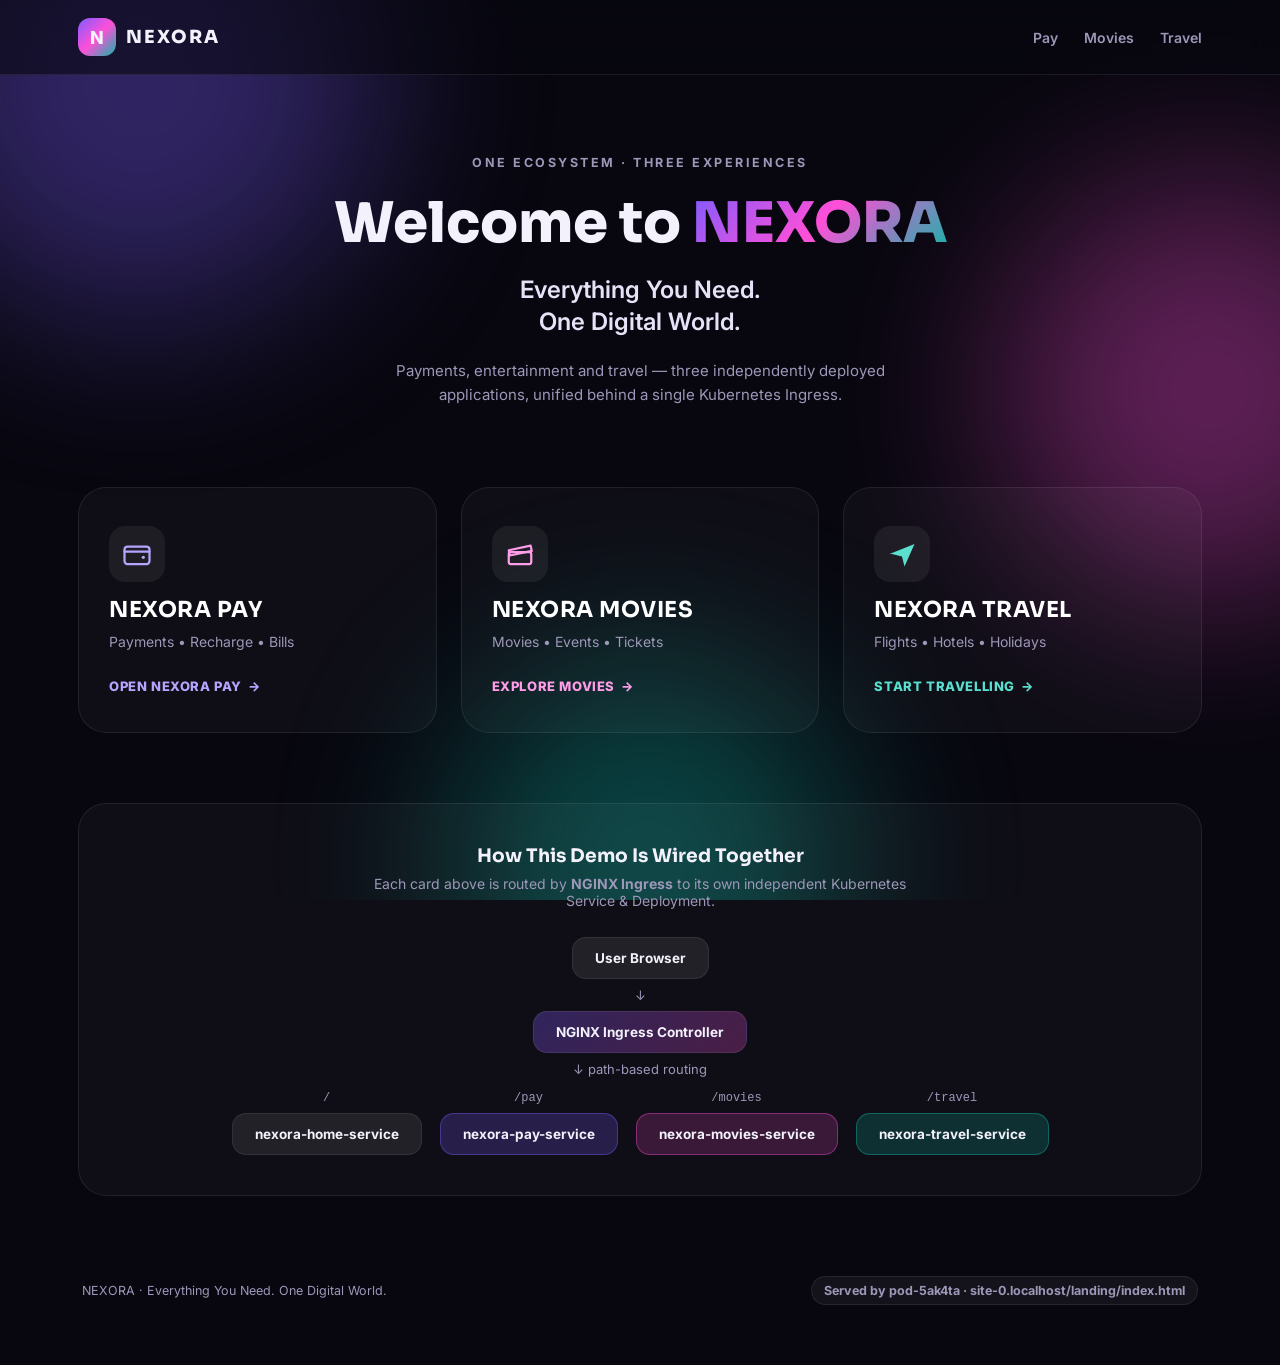
<file: landing/index.html>
<!DOCTYPE html>
<html lang="en">
<head>
<meta charset="UTF-8" />
<meta name="viewport" content="width=device-width, initial-scale=1.0" />
<title>NEXORA — Everything You Need. One Digital World.</title>
<link rel="icon" href="data:image/svg+xml,<svg xmlns=%22http://www.w3.org/2000/svg%22 viewBox=%220 0 100 100%22><rect width=%22100%22 height=%22100%22 rx=%2222%22 fill=%22%23161029%22/><text x=%2250%25%22 y=%2266%25%22 font-size=%2255%22 fill=%22white%22 text-anchor=%22middle%22 font-family=%22Arial%22 font-weight=%22800%22>N</text></svg>" />
<link rel="preconnect" href="https://fonts.googleapis.com">
<link href="https://fonts.googleapis.com/css2?family=Sora:wght@400;500;600;700;800&family=Inter:wght@400;500;600;700&display=swap" rel="stylesheet">
<link rel="stylesheet" href="style.css" />
</head>
<body>

<svg style="display:none">
  <symbol id="i-wallet" viewBox="0 0 24 24" fill="none" stroke="currentColor" stroke-width="1.8" stroke-linecap="round" stroke-linejoin="round"><rect x="2" y="6" width="20" height="14" rx="2.4"/><path d="M2 10h20"/><circle cx="17" cy="14.6" r="1.3" fill="currentColor" stroke="none"/></symbol>
  <symbol id="i-clapper" viewBox="0 0 24 24" fill="none" stroke="currentColor" stroke-width="1.8" stroke-linecap="round" stroke-linejoin="round"><path d="M3 9 20.5 5.3l.9 4.2L3.8 13.2Z"/><rect x="3" y="10.5" width="18" height="9.5" rx="1.6"/></symbol>
  <symbol id="i-plane" viewBox="0 0 24 24" fill="currentColor" stroke="none"><path d="M2 12 22 4 14 22l-2-8-8-2Z"/></symbol>
</svg>

<div class="bg-orbs" aria-hidden="true">
  <span class="orb orb-a"></span>
  <span class="orb orb-b"></span>
  <span class="orb orb-c"></span>
</div>

<header class="topbar">
  <div class="topbar-inner">
    <div class="brand">
      <span class="brand-mark">N</span>
      <span class="brand-name">NEXORA</span>
    </div>
    <nav class="top-nav">
      <a href="/pay/" data-app-link="pay">Pay</a>
      <a href="/movies/" data-app-link="movies">Movies</a>
      <a href="/travel/" data-app-link="travel">Travel</a>
    </nav>
  </div>
</header>

<main class="shell">

  <section class="hero">
    <span class="eyebrow">ONE ECOSYSTEM · THREE EXPERIENCES</span>
    <h1>Welcome to <span class="grad">NEXORA</span></h1>
    <p class="tagline">Everything You Need.<br>One Digital World.</p>
    <p class="sub">Payments, entertainment and travel — three independently deployed applications, unified behind a single Kubernetes Ingress.</p>
  </section>

  <section class="apps-grid">

    <a href="/pay/" class="app-card app-pay" data-app-link="pay">
      <div class="app-card-glow"></div>
      <div class="app-icon"><svg width="30" height="30"><use href="#i-wallet"/></svg></div>
      <h2>NEXORA PAY</h2>
      <p>Payments • Recharge • Bills</p>
      <span class="cta">OPEN NEXORA PAY <i>→</i></span>
    </a>

    <a href="/movies/" class="app-card app-movies" data-app-link="movies">
      <div class="app-card-glow"></div>
      <div class="app-icon"><svg width="30" height="30"><use href="#i-clapper"/></svg></div>
      <h2>NEXORA MOVIES</h2>
      <p>Movies • Events • Tickets</p>
      <span class="cta">EXPLORE MOVIES <i>→</i></span>
    </a>

    <a href="/travel/" class="app-card app-travel" data-app-link="travel">
      <div class="app-card-glow"></div>
      <div class="app-icon"><svg width="30" height="30"><use href="#i-plane"/></svg></div>
      <h2>NEXORA TRAVEL</h2>
      <p>Flights • Hotels • Holidays</p>
      <span class="cta">START TRAVELLING <i>→</i></span>
    </a>

  </section>

  <section class="architecture">
    <div class="arch-head">
      <h3>How This Demo Is Wired Together</h3>
      <p>Each card above is routed by <strong>NGINX Ingress</strong> to its own independent Kubernetes Service &amp; Deployment.</p>
    </div>
    <div class="arch-diagram">
      <div class="arch-node arch-user">User Browser</div>
      <div class="arch-arrow">↓</div>
      <div class="arch-node arch-ingress">NGINX Ingress Controller</div>
      <div class="arch-arrow">↓ path-based routing</div>
      <div class="arch-row">
        <div class="arch-branch">
          <span class="arch-path">/</span>
          <div class="arch-node arch-svc svc-home">nexora-home-service</div>
        </div>
        <div class="arch-branch">
          <span class="arch-path">/pay</span>
          <div class="arch-node arch-svc svc-pay">nexora-pay-service</div>
        </div>
        <div class="arch-branch">
          <span class="arch-path">/movies</span>
          <div class="arch-node arch-svc svc-movies">nexora-movies-service</div>
        </div>
        <div class="arch-branch">
          <span class="arch-path">/travel</span>
          <div class="arch-node arch-svc svc-travel">nexora-travel-service</div>
        </div>
      </div>
    </div>
  </section>

  <footer class="app-footer">
    <span>NEXORA · Everything You Need. One Digital World.</span>
    <span class="pod-badge" id="podBadge">Loading pod info…</span>
  </footer>
</main>

<script src="script.js"></script>
</body>
</html>
</file>
<file: landing/style.css>
:root{
  --bg:#08070f;
  --ink:#f3f1fb;
  --muted:#9d97b8;
  --purple:#7c5cff;
  --magenta:#ff4fd8;
  --teal:#0fb8a6;
  --orange:#ff8a3d;
  --card-border:rgba(255,255,255,.08);
  --shadow:0 30px 60px -30px rgba(0,0,0,.6);
  font-size:16px;
}
*{box-sizing:border-box;}
html,body{margin:0;padding:0;}
body{
  font-family:'Inter','Sora',system-ui,sans-serif;
  background:var(--bg);
  color:var(--ink);
  min-height:100vh;
  position:relative;
  overflow-x:hidden;
}

.bg-orbs{position:fixed;inset:0;z-index:0;overflow:hidden;pointer-events:none;}
.orb{position:absolute;border-radius:50%;filter:blur(90px);opacity:.35;}
.orb-a{width:480px;height:480px;background:var(--purple);top:-160px;left:-100px;animation:float 16s ease-in-out infinite;}
.orb-b{width:420px;height:420px;background:var(--magenta);top:20%;right:-140px;animation:float 18s ease-in-out infinite reverse;}
.orb-c{width:400px;height:400px;background:var(--teal);bottom:-160px;left:35%;animation:float 20s ease-in-out infinite;}
@keyframes float{0%,100%{transform:translate(0,0);}50%{transform:translate(30px,-24px);}}

.topbar{position:sticky;top:0;z-index:50;backdrop-filter:blur(16px);background:rgba(8,7,15,.6);border-bottom:1px solid var(--card-border);}
.topbar-inner{max-width:1180px;margin:0 auto;display:flex;align-items:center;justify-content:space-between;padding:18px 28px;}
.brand{display:flex;align-items:center;gap:10px;}
.brand-mark{width:38px;height:38px;border-radius:12px;background:linear-gradient(135deg,var(--purple),var(--magenta) 50%,var(--teal));display:flex;align-items:center;justify-content:center;font-weight:800;font-size:18px;}
.brand-name{font-family:'Sora',sans-serif;font-weight:800;letter-spacing:2px;font-size:18px;}
.top-nav{display:flex;gap:26px;}
.top-nav a{color:var(--muted);text-decoration:none;font-weight:600;font-size:14px;}
.top-nav a:hover{color:#fff;}

.shell{position:relative;z-index:1;max-width:1180px;margin:0 auto;padding:60px 28px 40px;display:flex;flex-direction:column;gap:70px;}

.hero{text-align:center;display:flex;flex-direction:column;align-items:center;gap:10px;padding:20px 0 10px;}
.eyebrow{color:var(--muted);font-weight:700;font-size:12.5px;letter-spacing:2.5px;}
.hero h1{font-family:'Sora',sans-serif;font-size:56px;margin:8px 0 0;font-weight:800;}
.grad{background:linear-gradient(135deg,var(--purple),var(--magenta),var(--teal));-webkit-background-clip:text;background-clip:text;color:transparent;}
.tagline{font-size:24px;font-weight:600;color:#e6e2f7;margin:6px 0 0;line-height:1.35;}
.sub{max-width:560px;color:var(--muted);font-size:15px;line-height:1.6;margin:10px 0 0;}

.apps-grid{display:grid;grid-template-columns:repeat(3,1fr);gap:24px;}
.app-card{position:relative;display:flex;flex-direction:column;gap:10px;padding:38px 30px;border-radius:28px;text-decoration:none;color:#fff;border:1px solid var(--card-border);background:rgba(255,255,255,.03);overflow:hidden;transition:.3s ease;}
.app-card:hover{transform:translateY(-8px);box-shadow:var(--shadow);}
.app-card-glow{position:absolute;inset:-2px;opacity:0;transition:.3s;border-radius:28px;z-index:0;}
.app-card:hover .app-card-glow{opacity:1;}
.app-icon{position:relative;z-index:1;width:56px;height:56px;border-radius:16px;display:flex;align-items:center;justify-content:center;background:rgba(255,255,255,.06);}
.app-card h2{font-family:'Sora',sans-serif;font-size:22px;margin:4px 0 0;position:relative;z-index:1;letter-spacing:.5px;}
.app-card p{color:var(--muted);margin:0;font-size:14px;position:relative;z-index:1;}
.cta{margin-top:18px;font-weight:800;font-size:13px;letter-spacing:.6px;display:inline-flex;align-items:center;gap:6px;position:relative;z-index:1;}
.cta i{font-style:normal;transition:.2s;}
.app-card:hover .cta i{transform:translateX(4px);}

.app-pay .app-card-glow{background:radial-gradient(400px 200px at 20% 0%,rgba(124,92,255,.35),transparent 60%);}
.app-pay .cta{color:#b6a4ff;}
.app-pay .app-icon{color:#b6a4ff;}
.app-movies .app-card-glow{background:radial-gradient(400px 200px at 20% 0%,rgba(255,79,216,.3),transparent 60%);}
.app-movies .cta{color:#ff9de8;}
.app-movies .app-icon{color:#ff9de8;}
.app-travel .app-card-glow{background:radial-gradient(400px 200px at 20% 0%,rgba(15,184,166,.35),transparent 60%);}
.app-travel .cta{color:#5be0d0;}
.app-travel .app-icon{color:#5be0d0;}

.architecture{background:rgba(255,255,255,.03);border:1px solid var(--card-border);border-radius:28px;padding:40px;display:flex;flex-direction:column;gap:28px;align-items:center;}
.arch-head{text-align:center;max-width:560px;}
.arch-head h3{margin:0 0 8px;font-family:'Sora',sans-serif;}
.arch-head p{margin:0;color:var(--muted);font-size:14px;}
.arch-diagram{display:flex;flex-direction:column;align-items:center;gap:8px;width:100%;}
.arch-node{padding:12px 22px;border-radius:14px;font-weight:700;font-size:13.5px;border:1px solid var(--card-border);background:rgba(255,255,255,.05);}
.arch-user{background:rgba(255,255,255,.08);}
.arch-ingress{background:linear-gradient(135deg,rgba(124,92,255,.3),rgba(255,79,216,.25));}
.arch-arrow{color:var(--muted);font-size:13px;}
.arch-row{display:flex;gap:18px;flex-wrap:wrap;justify-content:center;margin-top:6px;}
.arch-branch{display:flex;flex-direction:column;align-items:center;gap:8px;}
.arch-path{font-family:monospace;font-size:12px;color:var(--muted);}
.svc-home{background:rgba(255,255,255,.08);}
.svc-pay{background:rgba(124,92,255,.22);border-color:rgba(124,92,255,.4);}
.svc-movies{background:rgba(255,79,216,.18);border-color:rgba(255,79,216,.4);}
.svc-travel{background:rgba(15,184,166,.2);border-color:rgba(15,184,166,.4);}

.app-footer{display:flex;justify-content:space-between;align-items:center;color:var(--muted);font-size:12.5px;padding:10px 4px 20px;}
.pod-badge{background:rgba(255,255,255,.05);border:1px solid var(--card-border);padding:6px 12px;border-radius:20px;font-weight:700;}

@media (max-width:900px){
  .apps-grid{grid-template-columns:1fr;}
  .hero h1{font-size:40px;}
  .arch-row{flex-direction:column;}
}
@media (max-width:600px){
  .top-nav{display:none;}
}
</file>
